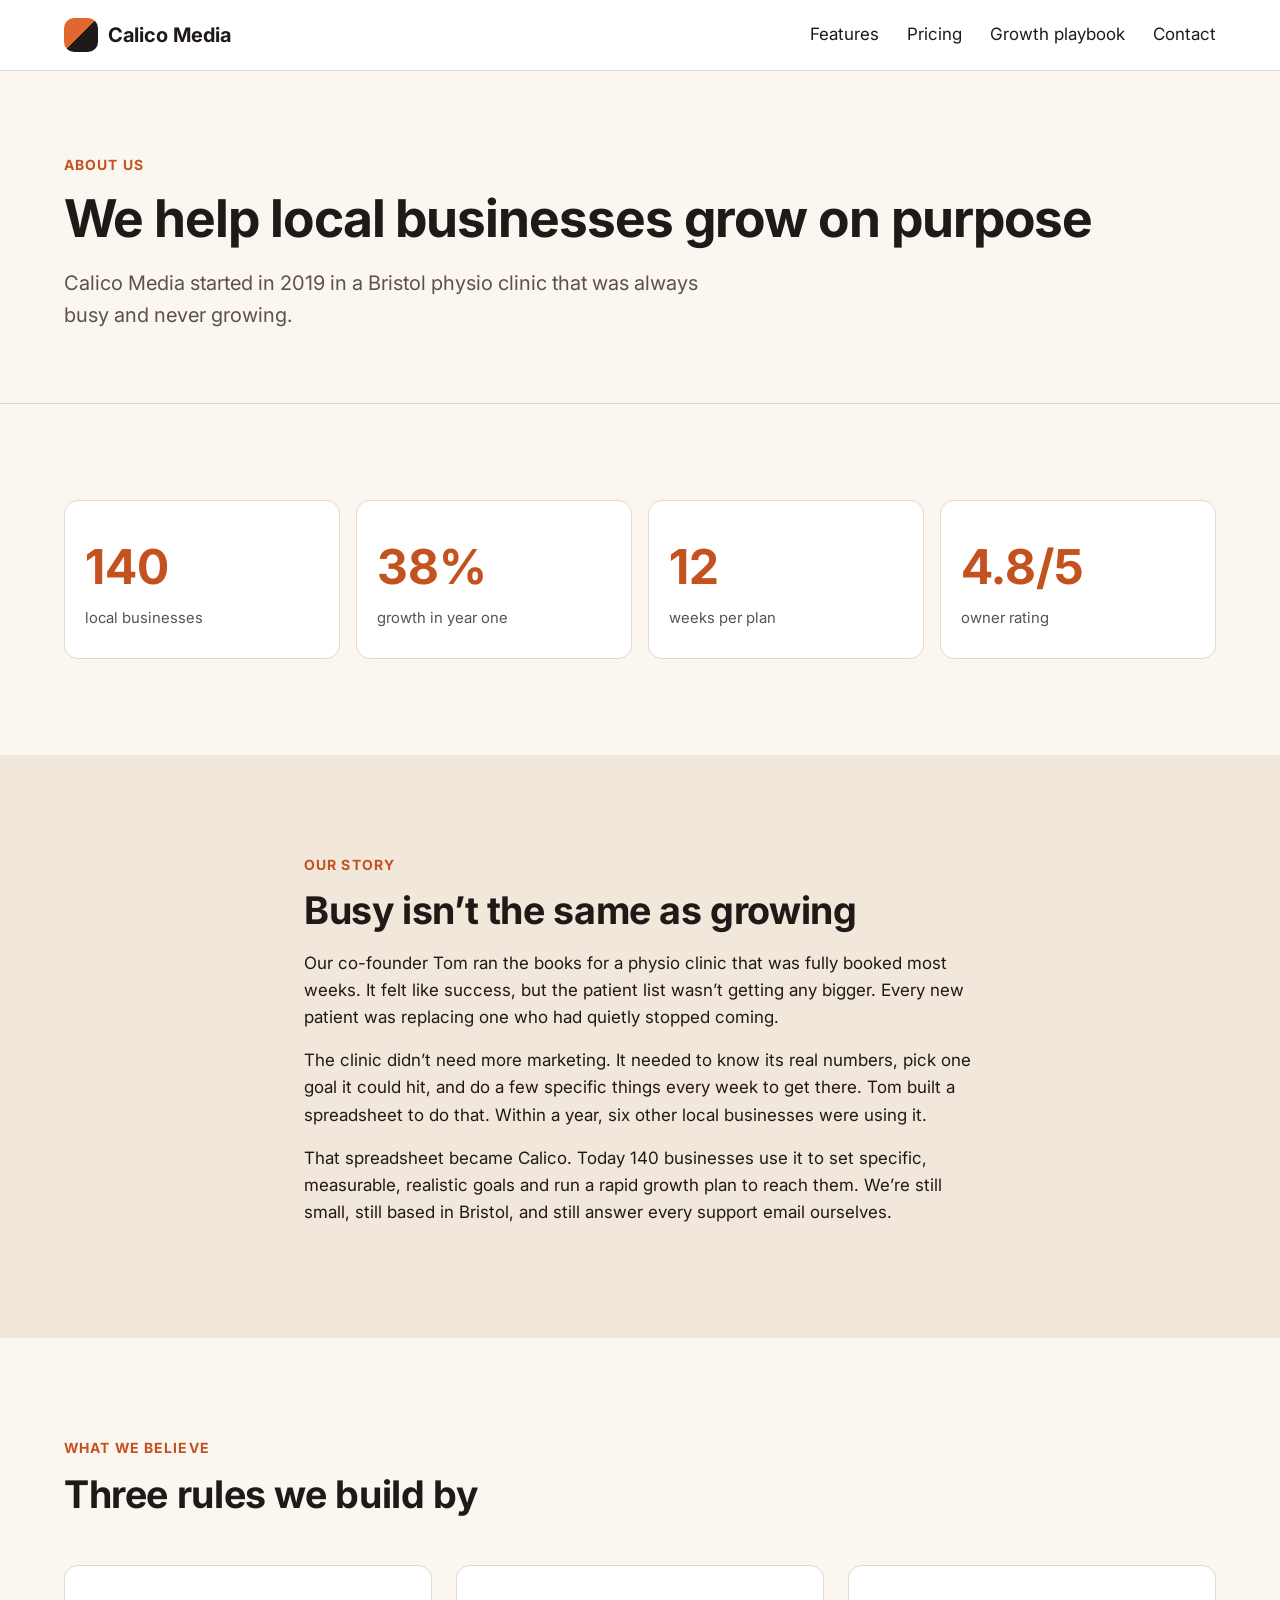
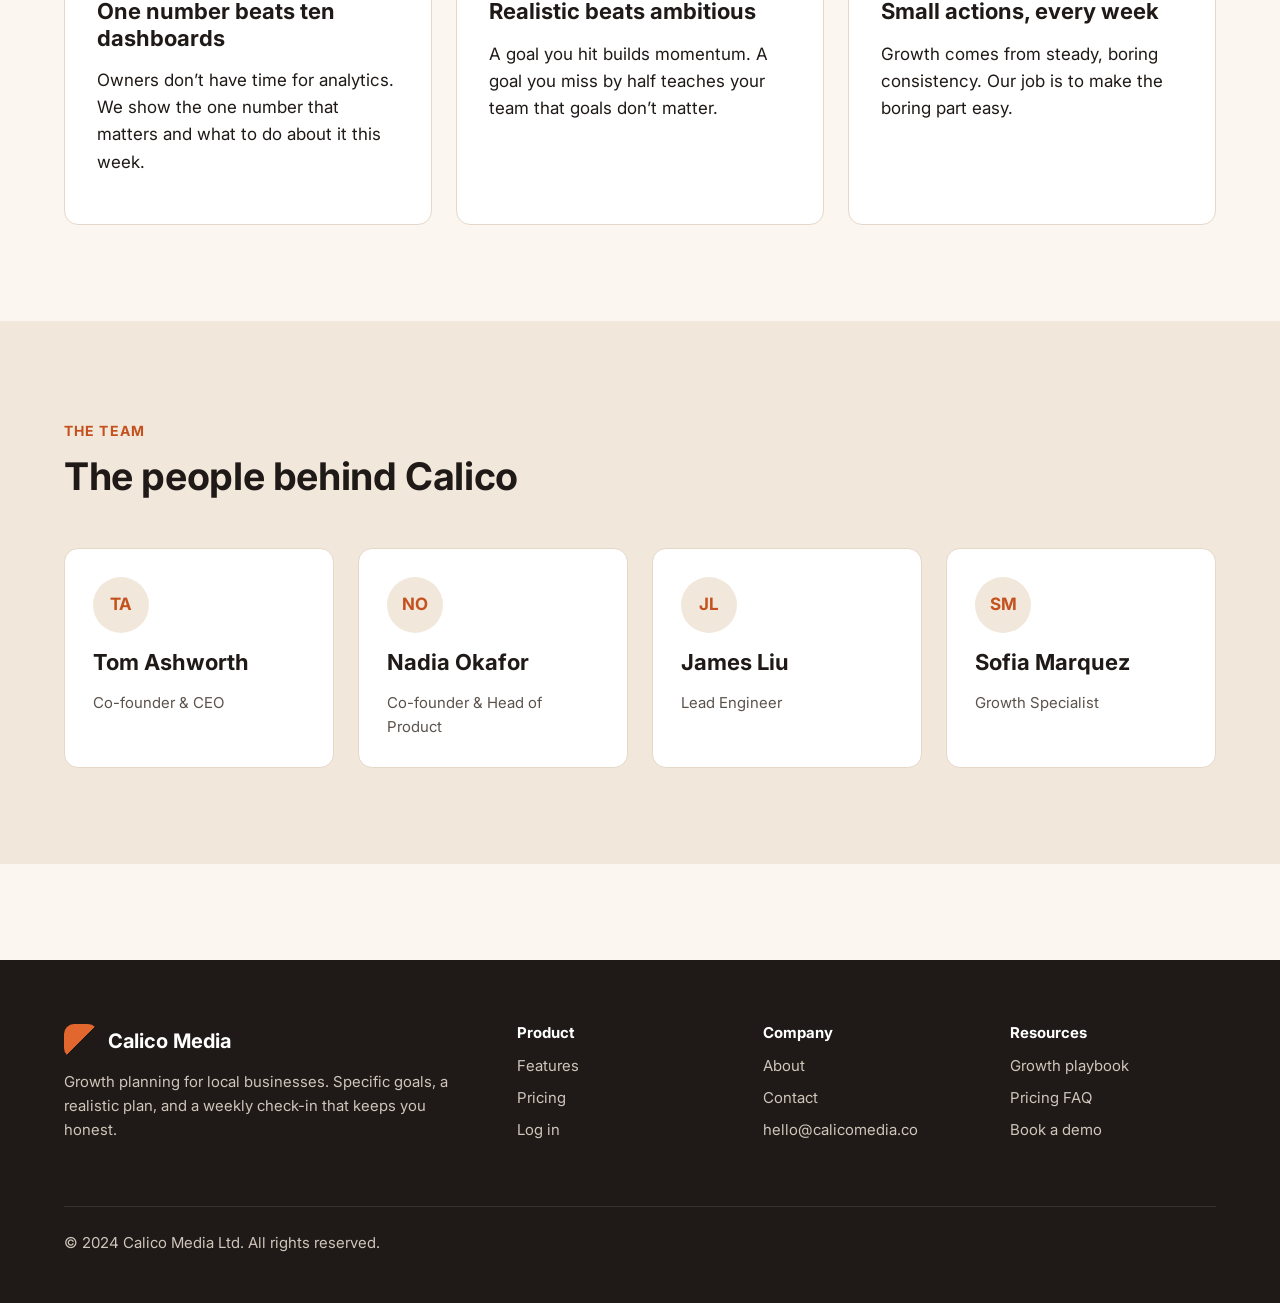
<file: public/about.html>
<!DOCTYPE html>
<html lang="en">
<head>
  <meta charset="utf-8">
  <meta name="viewport" content="width=device-width, initial-scale=1">
  <title>About | Calico Media</title>
  <meta name="description" content="Calico Media builds growth planning software for local businesses. Here is who we are and why we started.">
  <link rel="preconnect" href="https://fonts.googleapis.com">
  <link rel="preconnect" href="https://fonts.gstatic.com" crossorigin>
  <link href="https://fonts.googleapis.com/css2?family=Inter:wght@100;200;300;400;500;600;700;800;900&display=swap" rel="stylesheet">
  <script src="js/index.js"></script>
  <link rel="stylesheet" href="css/styles.css">
</head>
<body>
  <header class="site-header">
    <div class="container">
      <a class="logo" href="index.html"><span class="logo-mark"></span>Calico Media</a>
      <nav aria-label="Main">
        <ul class="nav-links">
          <li><a href="features.html">Features</a></li>
          <li><a href="pricing.html">Pricing</a></li>
          <li><a href="#playbook">Growth playbook</a></li>
          <li><a href="contact.html">Contact</a></li>
        </ul>
        <button class="btn__menu" onclick="openMenu()">
          <i class="fa-solid fa-bars"></i>
        </button>
        <div class="btn__menu menu__backdrop">
          <button class="btn__menu btn__menu--close" onclick="closeMenu()">
            <i class="fa-solid fa-x"></i>
          </button>
          <ul class="menu__links">
            <li class="menu__list"><a href="features.html" class="menu__link" onclick="closeMenu()">Features</a></li>
            <li class="menu__list"><a href="pricing.html" class="menu__link" onclick="closeMenu()">Pricing</a></li>
            <li class="menu__list"><a href="#playbook" class="menu__link" onclick="closeMenu()">Growth playbook</a></li>
            <li class="menu__list"><a href="about.html" class="menu__link" onclick="closeMenu()">About</a></li>
            <li class="menu__list"><a href="contact.html" class="menu__link" onclick="closeMenu()">Contact</a></li>
            <li class="menu__list"><a href="https://app.calicomedia.co/login" class="menu__link" onclick="closeMenu()">Log in</a></li>
            <li class="menu__list"><a href="contact.html" class="menu__link">Book a demo</a></li>
          </ul>
        </div>
      </nav>
    </div>
  </header>

  <main>
    <section class="page-header">
      <div class="container">
        <span class="eyebrow">About us</span>
        <h1>We help local businesses grow on purpose</h1>
        <p class="lead">Calico Media started in 2019 in a Bristol physio clinic that was always busy and never growing.</p>
      </div>
    </section>

    <section class="section">
      <div class="container">
        <div class="stats">
          <div class="stat">
            <span class="stat-number">140</span>
            <span class="stat-label">local businesses</span>
          </div>
          <div class="stat">
            <span class="stat-number">38%</span>
            <span class="stat-label">growth in year one</span>
          </div>
          <div class="stat">
            <span class="stat-number">12</span>
            <span class="stat-label">weeks per plan</span>
          </div>
          <div class="stat">
            <span class="stat-number">4.8/5</span>
            <span class="stat-label">owner rating</span>
          </div>
        </div>
      </div>
    </section>

    <section class="section section--sand">
      <div class="container prose">
        <span class="eyebrow">Our story</span>
        <h2>Busy isn&rsquo;t the same as growing</h2>
        <p>Our co-founder Tom ran the books for a physio clinic that was fully booked most weeks. It felt like success, but the patient list wasn&rsquo;t getting any bigger. Every new patient was replacing one who had quietly stopped coming.</p>
        <p>The clinic didn&rsquo;t need more marketing. It needed to know its real numbers, pick one goal it could hit, and do a few specific things every week to get there. Tom built a spreadsheet to do that. Within a year, six other local businesses were using it.</p>
        <p>That spreadsheet became Calico. Today 140 businesses use it to set specific, measurable, realistic goals and run a rapid growth plan to reach them. We&rsquo;re still small, still based in Bristol, and still answer every support email ourselves.</p>
      </div>
    </section>

    <section class="section">
      <div class="container">
        <div class="section-intro">
          <span class="eyebrow">What we believe</span>
          <h2>Three rules we build by</h2>
        </div>
        <div class="steps">
          <div class="step">
            <h3>One number beats ten dashboards</h3>
            <p>Owners don&rsquo;t have time for analytics. We show the one number that matters and what to do about it this week.</p>
          </div>
          <div class="step">
            <h3>Realistic beats ambitious</h3>
            <p>A goal you hit builds momentum. A goal you miss by half teaches your team that goals don&rsquo;t matter.</p>
          </div>
          <div class="step">
            <h3>Small actions, every week</h3>
            <p>Growth comes from steady, boring consistency. Our job is to make the boring part easy.</p>
          </div>
        </div>
      </div>
    </section>

    <section class="section section--sand">
      <div class="container">
        <div class="section-intro">
          <span class="eyebrow">The team</span>
          <h2>The people behind Calico</h2>
        </div>
        <div class="team-grid">
          <div class="person">
            <div class="avatar">TA</div>
            <h3>Tom Ashworth</h3>
            <p>Co-founder &amp; CEO</p>
          </div>
          <div class="person">
            <div class="avatar">NO</div>
            <h3>Nadia Okafor</h3>
            <p>Co-founder &amp; Head of Product</p>
          </div>
          <div class="person">
            <div class="avatar">JL</div>
            <h3>James Liu</h3>
            <p>Lead Engineer</p>
          </div>
          <div class="person">
            <div class="avatar">SM</div>
            <h3>Sofia Marquez</h3>
            <p>Growth Specialist</p>
          </div>
        </div>
      </div>
    </section>
  </main>

  <footer class="site-footer">
    <div class="container">
      <div class="footer-grid">
        <div>
          <a class="logo" href="index.html"><span class="logo-mark"></span>Calico Media</a>
          <p>Growth planning for local businesses. Specific goals, a realistic plan, and a weekly check-in that keeps you honest.</p>
        </div>
        <div>
          <h4>Product</h4>
          <ul>
            <li><a href="features.html">Features</a></li>
            <li><a href="pricing.html">Pricing</a></li>
            <li><a href="https://app.calicomedia.co/login">Log in</a></li>
          </ul>
        </div>
        <div>
          <h4>Company</h4>
          <ul>
            <li><a href="about.html">About</a></li>
            <li><a href="contact.html">Contact</a></li>
            <li><a href="mailto:hello@calicomedia.co">hello@calicomedia.co</a></li>
          </ul>
        </div>
        <div>
          <h4>Resources</h4>
          <ul>
            <li><a href="index.html#playbook">Growth playbook</a></li>
            <li><a href="pricing.html#faq">Pricing FAQ</a></li>
            <li><a href="contact.html">Book a demo</a></li>
          </ul>
        </div>
      </div>
      <div class="footer-bottom">
        <p>&copy; 2024 Calico Media Ltd. All rights reserved.</p>
      </div>
    </div>
  </footer>
</body>
</html>
</file>
<file: public/css/styles.css>
/* Calico Media marketing site */

@font-face {
  font-family: 'Inter';
  src: url('../Fonts/Inter/static/Inter18pt-Regular.woff2') format('woff2');
  font-weight: 400;
  font-style: normal;
}

@font-face {
  font-family: 'Inter';
  src: url('../Fonts/Inter/static/Inter18pt-Bold.woff2') format('woff2');
  font-weight: 700;
  font-style: normal;
}

:root {
  --ink: #1f1a17;
  --ink-soft: #5b524c;
  --cream: #fbf6ef;
  --sand: #f1e7da;
  --white: #ffffff;
  --orange: #e2672f;
  --orange-dark: #c4521f;
  --teal: #1f6f6b;
  --line: #e4d8c8;
  --radius: 14px;
}

*,
*::before,
*::after {
  box-sizing: border-box;
}

body {
  margin: 0;
  font-family: 'Inter', sans-serif;
  font-weight: 400;
  font-size: 17px;
  line-height: 1.6;
  color: var(--ink);
  background: var(--cream);
}

h1,
h2,
h3,
h4 {
  font-weight: 700;
  line-height: 1.2;
  margin: 0 0 16px;
}

h1 {
  font-size: 52px;
  letter-spacing: -0.02em;
}

h2 {
  font-size: 38px;
  letter-spacing: -0.01em;
}

h3 {
  font-size: 22px;
}

p {
  margin: 0 0 16px;
}

a {
  color: var(--teal);
}

img {
  max-width: 100%;
}

.container {
  max-width: 1200px;
  margin: 0 auto;
  padding: 0 24px;
}

.section {
  padding: 96px 0;
}

.section--sand {
  background: var(--sand);
}

.eyebrow {
  display: inline-block;
  font-size: 14px;
  font-weight: 700;
  letter-spacing: 0.08em;
  text-transform: uppercase;
  color: var(--orange-dark);
  margin-bottom: 12px;
}

.lead {
  font-size: 20px;
  color: var(--ink-soft);
  max-width: 640px;
}

.section-intro {
  max-width: 680px;
  margin-bottom: 48px;
}

.btn {
  display: inline-block;
  padding: 14px 26px;
  border-radius: 999px;
  background: var(--orange);
  color: var(--white);
  font-weight: 700;
  text-decoration: none;
  border: 0;
  font-size: 16px;
  font-family: inherit;
  cursor: pointer;
}

.btn:hover {
  background: var(--orange-dark);
}

.btn--ghost {
  background: transparent;
  color: inherit;
  box-shadow: inset 0 0 0 2px currentColor;
}

.btn--ghost:hover {
  background: rgba(255, 255, 255, 0.1);
}

/* 

  Header 
  
*/

.site-header {
  background: var(--white);
  border-bottom: 1px solid var(--line);
}

.site-header .container {
  display: flex;
  flex-wrap: wrap;
  align-items: center;
  justify-content: space-between;
  gap: 12px 32px;
  padding-top: 18px;
  padding-bottom: 18px;
}

.logo {
  display: flex;
  align-items: center;
  gap: 10px;
  flex-shrink: 0;
  font-size: 20px;
  font-weight: 700;
  color: var(--ink);
  text-decoration: none;
}

.logo-mark {
  width: 34px;
  height: 34px;
  border-radius: 10px;
  background: linear-gradient(135deg, var(--orange) 0%, var(--orange) 50%, var(--ink) 50%, var(--ink) 100%);
}

.nav-links {
  display: flex;
  flex-wrap: wrap;
  align-items: center;
  gap: 8px 28px;
  list-style: none;
  margin: 0;
  padding: 0;
}

.nav-links a {
  color: var(--ink);
  text-decoration: none;
}

.nav-links a:hover,
.nav-links a[aria-current='page'] {
  color: var(--orange-dark);
}

.site-header--home {
  background: var(--ink);
  border-bottom: 0;
}

.site-header--home .logo,
.site-header--home .nav-links a {
  color: var(--white);
}

.site-header--home .logo-mark {
  background: linear-gradient(135deg, var(--orange) 0%, var(--orange) 50%, var(--white) 50%, var(--white) 100%);
}

.site-header--home .container {
  flex-wrap: nowrap;
}

.site-header--home nav {
  min-width: 0;
}

.site-header--home .nav-links {
  flex-wrap: nowrap;
  gap: 0;
}

.site-header--home .nav-links li {
  min-width: 0;
}

.site-header--home .nav-links a {
  display: block;
  padding: 0 14px;
  white-space: nowrap;
}

.site-header--home .nav-links li:last-child {
  flex-shrink: 0;
}

.site-header--home .nav-links .btn {
  margin-left: 12px;
  padding: 10px 20px;
}

.site-header nav {
  display: flex;
  align-items: center;
  gap: 16px;
}

.btn__menu {
  display: none;
  width: 44px;
  height: 44px;
  text-align: center;
  background: transparent;
  border: 0;
}

.menu__backdrop {
  position: fixed;
  background-color: var(--white);
  top: 0;
  left: 100%;
  width: 100vw;
  height: 100vh;
  z-index: 100;
  display: flex;
  justify-content: center;
  align-items: center;
  transition: all 300ms ease-in-out;
  opacity: 0;
  visibility: hidden;
}

.menu--open .menu__backdrop {
  visibility: visible;
  left: 0;
  opacity: 1;
}

.menu--open {
  max-height: 100vh;
  overflow-y: hidden;
}

.btn__menu--close {
  position: absolute;
  top: 20px;
  right: 40px;
  padding: 8;
  cursor: pointer;
}

.menu__links { 
  list-style: none;
  margin-top: 100px;
  padding: 0;
  display: flex;
  flex-direction: column;
  justify-content: center;
  align-items: center;
  gap: 12px;
}

.menu__link {
  text-decoration: none;
  color: #f06449;
  font-size: 24px;
}

.menu__list {
  padding: 24px 0;
  font-weight: 700;
}

.fa-bars {
  width: 32px;
  height: auto;
  color: #e2672f;
  cursor: pointer;
}

.fa-x {
  width: 24px;
  height: auto;
  color:#1f1a17
}

/* 

  Home hero 
  
*/

.hero {
  background: var(--ink);
  color: var(--white);
  padding: 56px 0 88px;
}

.hero-inner {
  display: flex;
  align-items: center;
  gap: 56px;
}

.hero-text {
  flex: 1;
}

.hero-text .lead {
  color: #d9cfc5;
}

.hero-actions {
  display: flex;
  flex-wrap: wrap;
  gap: 12px;
  margin-top: 32px;
}

.hero-media {
  width: 600px;
  flex-shrink: 0;
}

.hero-image {
  width: 100%;
  aspect-ratio: 4 / 3;
  object-fit: cover;
  border-radius: var(--radius);
  display: block;
}

/* 

  Trust strip 
  
*/

.trust {
  padding: 40px 0;
  border-bottom: 1px solid var(--line);
  text-align: center;
}

.trust p {
  color: var(--ink-soft);
  font-size: 15px;
}

.trust-list {
  display: flex;
  flex-wrap: wrap;
  justify-content: center;
  gap: 12px 40px;
  list-style: none;
  margin: 0;
  padding: 0;
  font-weight: 700;
  font-size: 18px;
  color: #8a7d72;
}

/* 

  Steps 
  
*/

.steps {
  display: grid;
  grid-template-columns: repeat(auto-fit, minmax(240px, 1fr));
  gap: 24px;
}

.step {
  background: var(--white);
  border: 1px solid var(--line);
  border-radius: var(--radius);
  padding: 32px;
}

.step-number {
  display: inline-flex;
  align-items: center;
  justify-content: center;
  width: 40px;
  height: 40px;
  border-radius: 50%;
  background: var(--sand);
  color: var(--orange-dark);
  font-weight: 700;
  margin-bottom: 16px;
}

/* 

  Check list 
  
*/

.check-list {
  list-style: none;
  margin: 24px 0 0;
  padding: 0;
}

.check-list li {
  position: relative;
  padding-left: 32px;
  margin-bottom: 14px;
}

.check-list li::before {
  content: '';
  position: absolute;
  left: 0;
  top: 6px;
  width: 16px;
  height: 16px;
  border-radius: 50%;
  background: var(--teal);
  box-shadow: inset 0 0 0 4px #cfe6e4;
}

/* 

  FAQ 
  
*/

.faq {
  max-width: 820px;
}

.faq details {
  border-top: 1px solid var(--line);
  padding: 20px 0;
}

.faq details:last-child {
  border-bottom: 1px solid var(--line);
}

.faq summary {
  font-weight: 700;
  font-size: 19px;
  cursor: pointer;
}

.faq details p {
  margin-top: 12px;
  color: var(--ink-soft);
}

/* 

  Feature rows 
  
*/

.feature-row {
  display: grid;
  grid-template-columns: 1fr 1fr;
  gap: 64px;
  align-items: center;
  margin-bottom: 96px;
}

.feature-row:last-child {
  margin-bottom: 0;
}

.feature-row--reverse .feature-media {
  order: 2;
}

.feature-media img {
  display: block;
  width: 100%;
  aspect-ratio: 4 / 3;
  object-fit: cover;
  border-radius: var(--radius);
}

/* 

  Playbook 
  
*/

.playbook-grid {
  display: grid;
  grid-template-columns: repeat(auto-fit, minmax(300px, 1fr));
  gap: 28px;
}

/* 

  Card grid 
  
*/

.card-grid {
  display: grid;
  grid-template-columns: repeat(3, 1fr);
  gap: 28px;
}

.card {
  background: var(--white);
  border: 1px solid var(--line);
  border-radius: var(--radius);
  overflow: hidden;
}

.card img {
  display: block;
  width: 100%;
  aspect-ratio: 16 / 10;
  object-fit: cover;
}

.card-body {
  padding: 24px 28px 28px;
}

.card-body p {
  color: var(--ink-soft);
}

.card-tag {
  font-size: 13px;
  font-weight: 700;
  text-transform: uppercase;
  letter-spacing: 0.06em;
  color: var(--teal);
}

.icon-dot {
  width: 44px;
  height: 44px;
  border-radius: 12px;
  background: var(--sand);
  margin-bottom: 18px;
  position: relative;
}

.icon-dot::after {
  content: '';
  position: absolute;
  inset: 13px;
  border-radius: 50%;
  background: var(--orange);
}

/* 

  CTA band 
  
*/

.cta-band {
  background: var(--ink);
  color: var(--white);
  border-radius: 24px;
  overflow: hidden;
}

.cta-band img {
  display: block;
  width: 100%;
  aspect-ratio: 21 / 8;
  object-fit: cover;
}

.cta-body {
  padding: 48px;
  display: flex;
  flex-wrap: wrap;
  align-items: center;
  justify-content: space-between;
  gap: 24px;
}

.cta-body h2 {
  margin: 0;
  max-width: 620px;
}

/* Page header (inner pages) */

.page-header {
  padding: 80px 0 56px;
  border-bottom: 1px solid var(--line);
}

/* 

  Pricing 
  
*/

.pricing-grid {
  display: grid;
  grid-template-columns: repeat(auto-fit, minmax(260px, 1fr));
  gap: 24px;
  align-items: stretch;
}

.pricing-card {
  background: var(--white);
  border: 1px solid var(--line);
  border-radius: var(--radius);
  padding: 36px 32px;
  display: flex;
  flex-direction: column;
}

.pricing-card--featured {
  border: 2px solid var(--orange);
  box-shadow: 0 24px 48px rgba(226, 103, 47, 0.14);
}

.plan-badge {
  align-self: flex-start;
  font-size: 13px;
  font-weight: 700;
  background: var(--orange);
  color: var(--white);
  border-radius: 999px;
  padding: 4px 12px;
  margin-bottom: 16px;
}

.price {
  font-size: 48px;
  font-weight: 700;
  margin: 8px 0 4px;
}

.price small {
  font-size: 17px;
  font-weight: 400;
  color: var(--ink-soft);
}

.pricing-card .check-list {
  flex: 1;
  margin-bottom: 28px;
}

.pricing-card .btn {
  text-align: center;
}

.pricing-note {
  margin-top: 32px;
  color: var(--ink-soft);
  font-size: 15px;
}

/* 

  About 
  
*/

.stats {
  display: grid;
  grid-template-columns: repeat(auto-fit, minmax(160px, 1fr));
  gap: 16px;
}

.stat {
  background: var(--white);
  border: 1px solid var(--line);
  border-radius: var(--radius);
  padding: 28px 20px;
}

.stat-number {
  display: block;
  font-size: 48px;
  font-weight: 700;
  color: var(--orange-dark);
}

.stat-label {
  display: block;
  font-size: 15px;
  color: var(--ink-soft);
}

.prose {
  max-width: 720px;
}

.team-grid {
  display: grid;
  grid-template-columns: repeat(auto-fit, minmax(220px, 1fr));
  gap: 24px;
}

.person {
  background: var(--white);
  border: 1px solid var(--line);
  border-radius: var(--radius);
  padding: 28px;
}

.avatar {
  width: 56px;
  height: 56px;
  border-radius: 50%;
  background: var(--sand);
  color: var(--orange-dark);
  display: flex;
  align-items: center;
  justify-content: center;
  font-weight: 700;
  margin-bottom: 16px;
}

.person p {
  color: var(--ink-soft);
  font-size: 15px;
  margin: 0;
}

/* 

  Contact 
  
*/

input[name="honeypot"] {
    display: none;
}

.contact-layout {
  display: grid;
  grid-template-columns: 3fr 2fr;
  gap: 64px;
}

.contact-form label {
  display: block;
  font-weight: 700;
  margin-bottom: 6px;
}

.contact-form input,
.contact-form textarea {
  display: block;
  width: 100%;
  font: inherit;
  padding: 12px 14px;
  border: 1px solid var(--line);
  border-radius: 10px;
  background: var(--white);
  margin-bottom: 20px;
}

.contact-form textarea {
  min-height: 160px;
  resize: vertical;
}

.form-status {
  margin-top: 16px;
  font-weight: 700;
}

.form-status--success {
  color: var(--teal);
}

.form-status--error {
  color: #b3261e;
}

.contact-aside {
  background: var(--white);
  border: 1px solid var(--line);
  border-radius: var(--radius);
  padding: 32px;
  align-self: start;
}

.contact-aside h3 {
  font-size: 18px;
  margin-top: 24px;
  margin-bottom: 6px;
}

.contact-aside h3:first-child {
  margin-top: 0;
}

.contact-aside p {
  color: var(--ink-soft);
  margin: 0;
}

/* 

  Footer 
  
*/

.site-footer {
  background: var(--ink);
  color: #cfc5bb;
  padding: 64px 0 32px;
  margin-top: 96px;
  font-size: 15px;
}

.footer-grid {
  display: grid;
  grid-template-columns: 2fr 1fr 1fr 1fr;
  gap: 40px;
}

.site-footer h4 {
  color: var(--white);
  font-size: 15px;
  margin-bottom: 12px;
}

.site-footer ul {
  list-style: none;
  margin: 0;
  padding: 0;
}

.site-footer li {
  margin-bottom: 8px;
}

.site-footer a {
  color: #cfc5bb;
  text-decoration: none;
}

.site-footer a:hover {
  color: var(--white);
}

.site-footer .logo {
  color: var(--white);
  margin-bottom: 12px;
}

.footer-bottom {
  border-top: 1px solid #3a322d;
  margin-top: 48px;
  padding-top: 24px;
}

@media (max-width: 1100px) {
  .hero-media {
    width: 100%;
  }

  .nav-links {
    flex-wrap: wrap;
  }

  .container {
    display: flex;
    flex-direction: column;
  }

  .eyebrow {
    padding: 0;
  }

  .item5 {
    order: 2;
    padding-bottom: 32px;
    padding-top: 0;
  }

  .item4 {
    order: 5;
  }

  .hero-inner {
    padding: 0 14px;
  }

  .hero-text > div:nth-child(3) {
    order: 3;
  }
  .hero-text > div:nth-child(2) {
    order: 3;
  }
}

@media (max-width: 768px) {

  .site-header--home .nav-links {
    display: none;
  }

  .site-header:not(.site-header--home) .nav-links {
    display: flex;
    justify-content: center;
    text-align: center;
    width: 100%;
  }
  
  .container {
    flex-wrap: nowrap;
  }

  .btn__menu {
    display: block;
  }

  .hero-inner {
    flex-direction: column;
    align-items: stretch;
    gap: 0;
  }

  .hero-text {
    display: contents;
  }

  .hero-media {
    width: 100%;
    margin-top: 32px;
  }

  .hero-actions {
    justify-content: center;
  }

  h1 {
    font-size: 40px;
  }

  h2 {
    font-size: 30px;
  }

  .hero {
    display: flex;
    flex-direction: column;
    align-items: center;
  }

  .playbook-grid {
    grid-template-columns: 1fr;
  }

  .section {
    padding: 64px 0;
    
  }

  .feature-row {
    grid-template-columns: 1fr;
    gap: 32px;
    margin-bottom: 64px;
  }

  .feature-row--reverse .feature-media {
    order: 0;
  }

  .card-grid {
    grid-template-columns: repeat(2, 1fr);
  }

  .contact-layout {
    grid-template-columns: 1fr;
    gap: 40px;
  }

  .footer-grid {
    grid-template-columns: 1fr 1fr;
  }

  header .container {
    flex-direction: row;
  }

  .site-header:not(.site-header--home) .container {
    flex-direction: column;
  }

  .site-header:not(.site-header--home) nav {
    width: 100%;
  }

  .site-header:not(.site-header--home) .btn__menu {
    display: none;
  }
}


@media (max-width: 480px) {

  .site-header:not(.site-header--home) .nav-links {
    display: flex;
    justify-content: center;
    text-align: center;
    width: 100%;
  }

  .site-header .logo {
    margin: 0 auto;
  }

  .site-header--home .logo {
  margin: 0;
  }

  h1 {
    font-size: 34px;
  }

  .card-grid {
    grid-template-columns: 1fr;
  }

  .cta-body {
    padding: 32px 24px;
  }

  .footer-grid {
    grid-template-columns: 1fr;
  }
}
</file>
